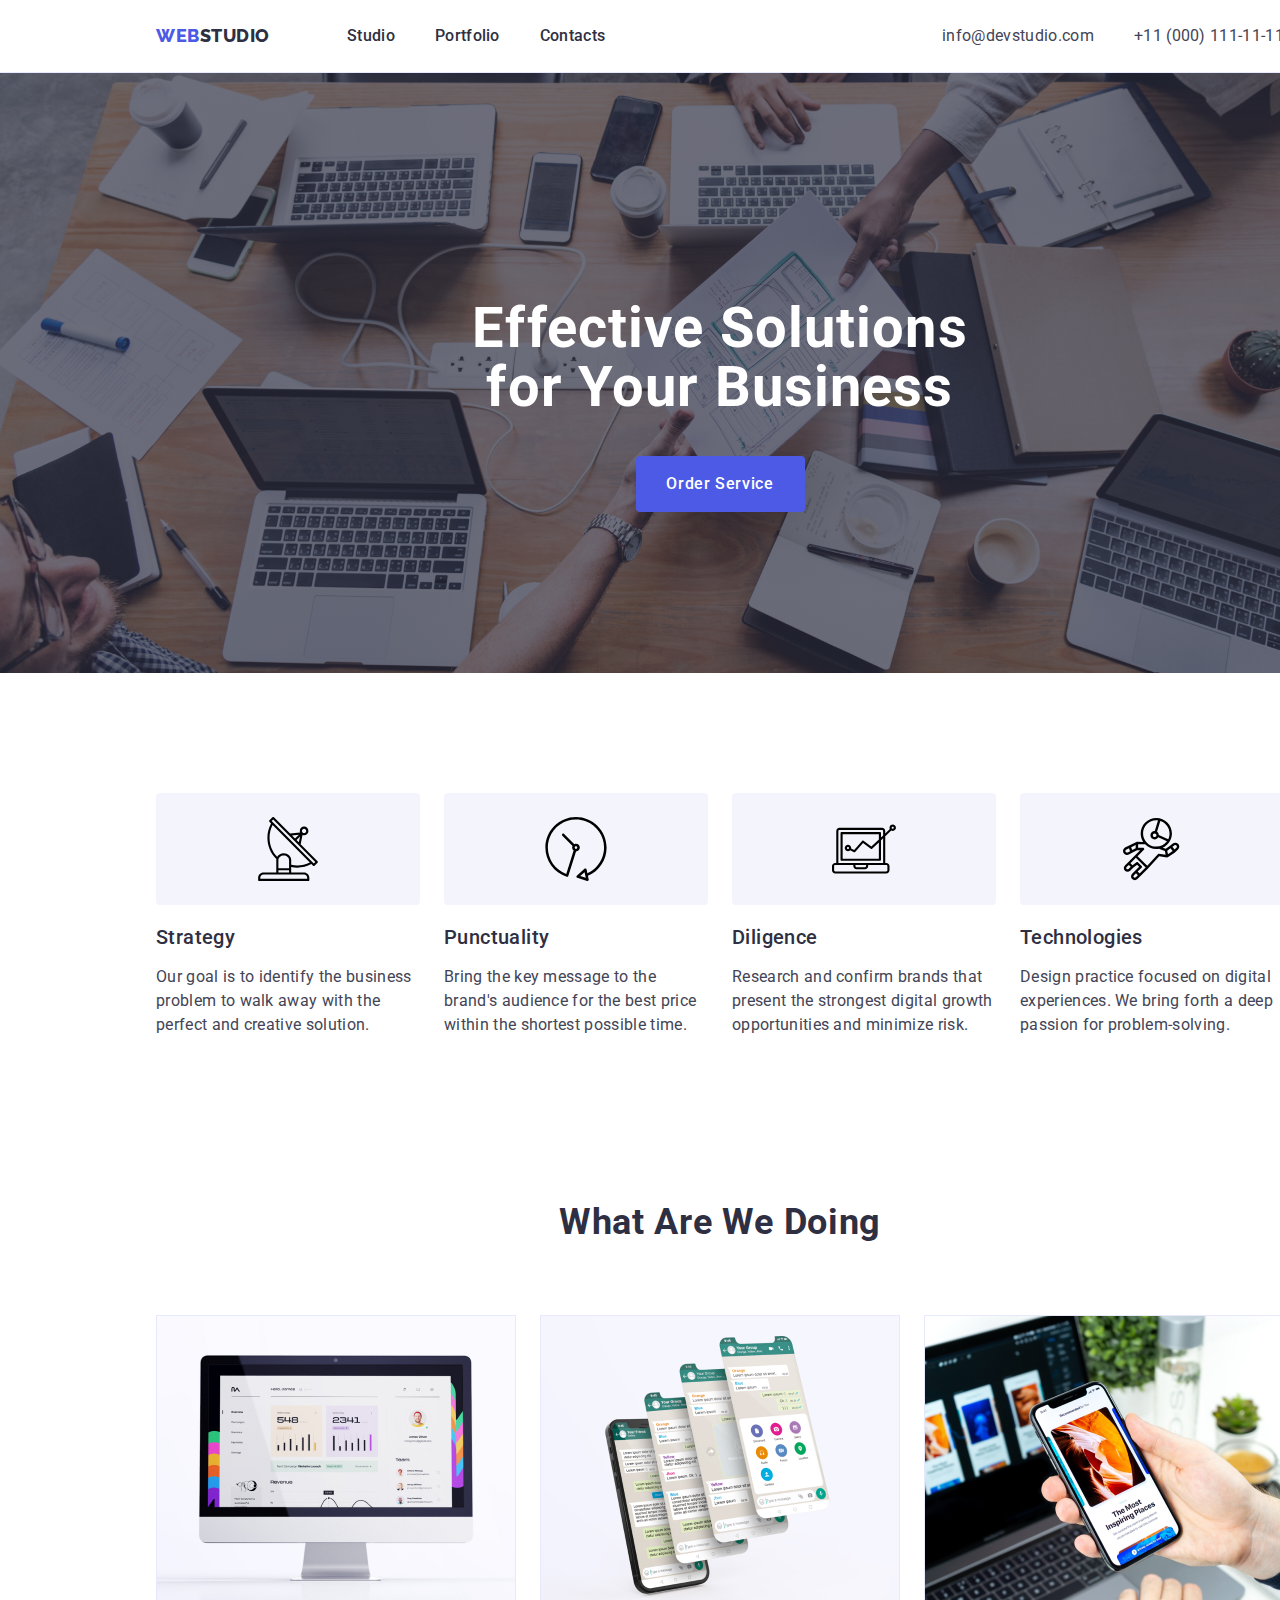
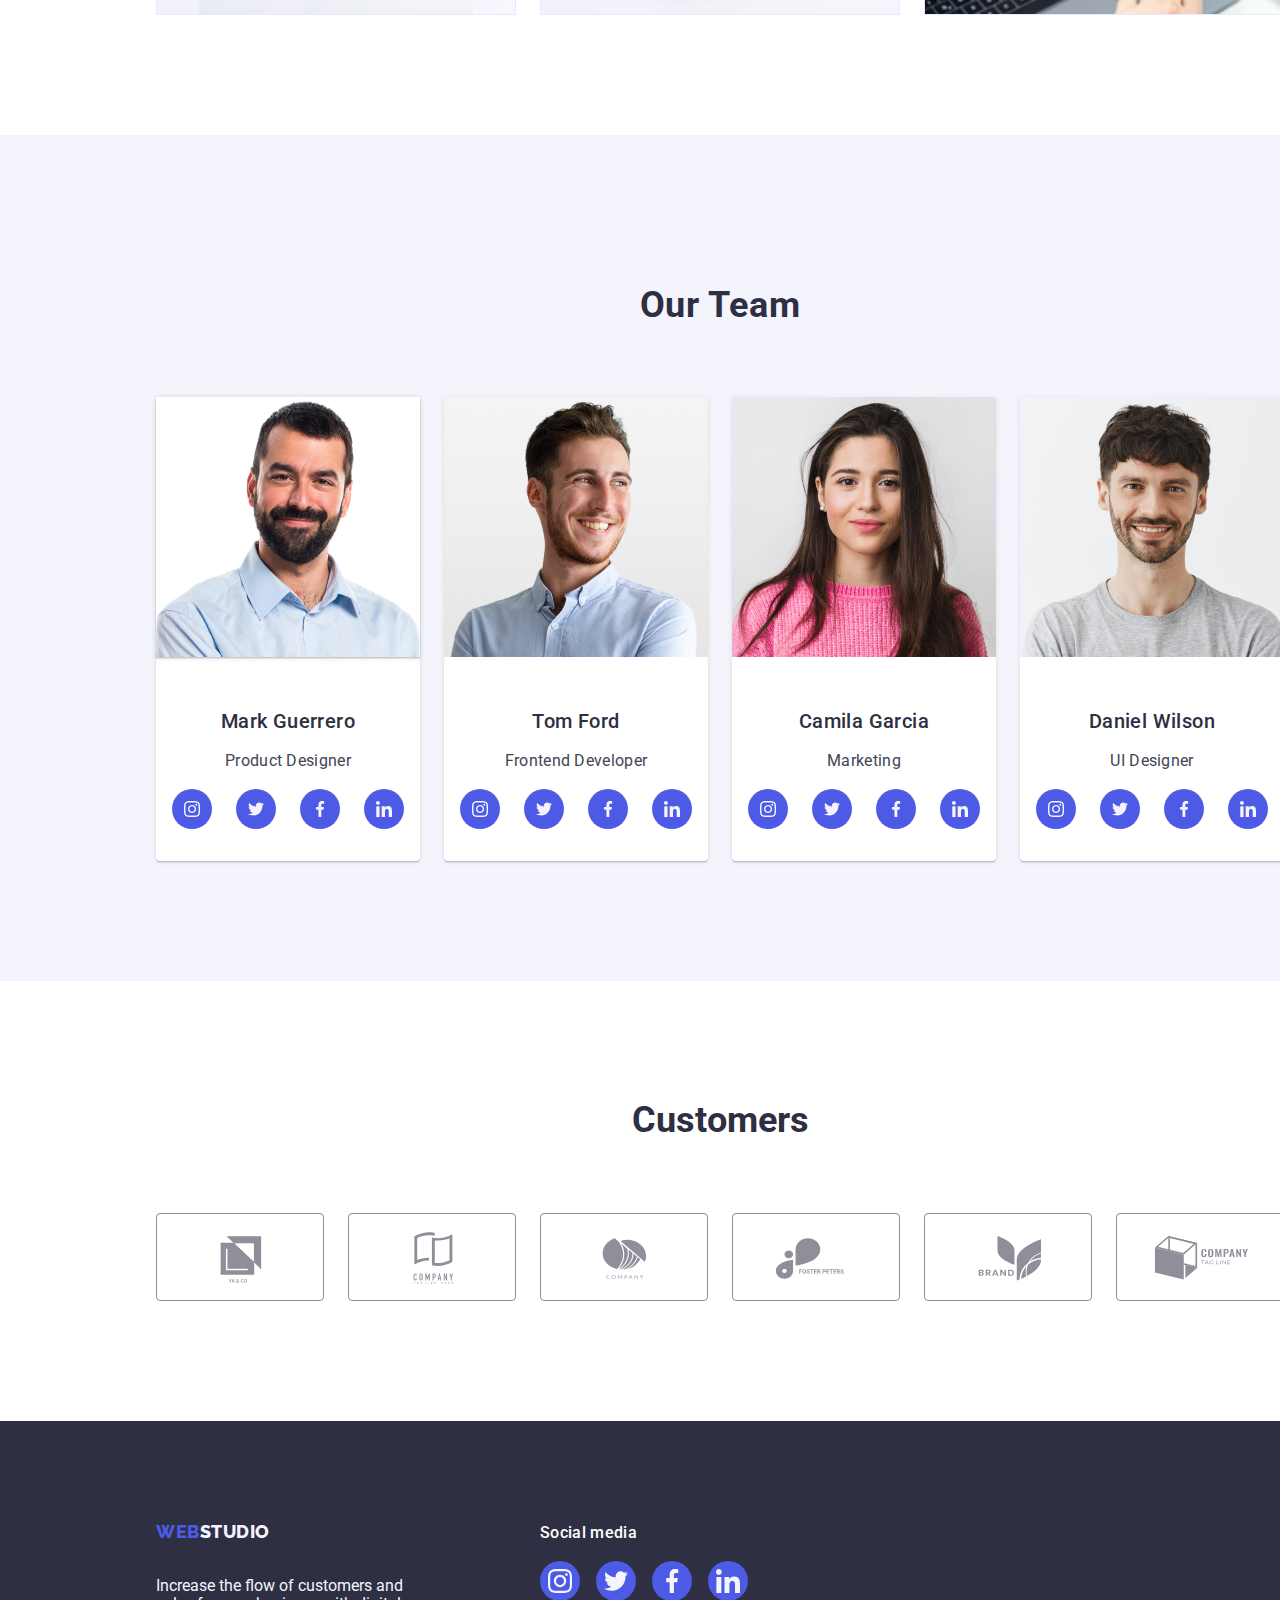
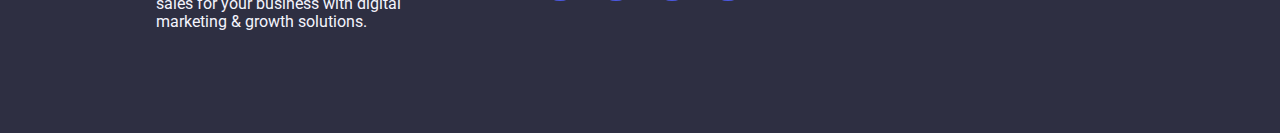
<file: index.html>
<!DOCTYPE html>
<html lang="en">
<head>
    <meta charset="UTF-8">
    <meta http-equiv="X-UA-Compatible" content="IE=edge">
    <meta name="viewport" content="width=device-width, initial-scale=1.0">
    <title>Document</title>
    <link rel="stylesheet" href="./css/modern-normalize.min.css">
    <link rel="stylesheet" href="./css/style.css">
    

    <link rel="preconnect" href="https://fonts.googleapis.com">
    <link rel="preconnect" href="https://fonts.gstatic.com" crossorigin>
    <link href="https://fonts.googleapis.com/css2?family=Roboto:wght@400;500;700;900&display=swap" rel="stylesheet">
    <link rel="preconnect" href="https://fonts.googleapis.com">
    <link rel="preconnect" href="https://fonts.gstatic.com" crossorigin>
    <link href="https://fonts.googleapis.com/css2?family=Raleway:wght@800&family=Roboto:wght@400;500;700;900&display=swap" rel="stylesheet">
</head>
<body class="index-body">
    <header class="header-index">
        <div class="header-div container"> 
            <nav class="index-header-nav">
                <a href="./index.html" class="logo link">Web<span class="logo-span">Studio</span></a>
                <ul class="list header-nav-list">
                    <li class="header-list-one"><a href="./index.html" class="link header-list">Studio</a></li>
                    <li class="header-list-one"><a href="./portfolio.html" class="link header-list">Portfolio</a></li>
                    <li class="header-list-one"><a href="" class="link header-list">Contacts</a></li>
                </ul>
            </nav>
            <address class="header-adress">
                <ul class="list header-address-list">
                    <li class="adress-one link"><a href="mailto:info@devstudio.com" class="address-list link" >info@devstudio.com</a></li>
                    <li class="adress-one link"><a href="tel:+110001111111" class="address-list link">+11 (000) 111-11-11</a></li>
                </ul>
            </address>
        </div> 
    </header>
    <main>
        <section class="section">
            <div class="container">
                <h1 class="section-h">Effective Solutions for Your Business</h1>
                <button type="button" class="section-button">Order Service</button>
            </div>
        </section>
        <section class="sec-two">
            <div class="container">
                <h2 hidden class="visually-hidden">features</h2>
                    <ul class="list sec-two-list">
                        <li class="sec-two-list-li">
                            <div class="section-two-idnex-div">
                                    <svg class="logo-sec-one-index" width="64" height="64">
                                        <use href="./images/icons.svg#icon-Vector-1" class="logo-sec-1-index"></use>
                                    </svg>
                            </div>
                                <h3 class="section-two-list-h">Strategy</h3>
                                <p class="section-two-list-p">Our goal is to identify the business
                                problem to walk away with the perfect and creative solution.</p>
                        </li>
                        <li class="sec-two-list-li">
                            <div class="section-two-idnex-div">
                                    <svg class="logo-sec-one-index" width="64" height="64">
                                        <use href="./images/icons.svg#icon-Vector-2" class="logo-sec-1-index"></use>
                                    </svg>
                            </div>
                                <h3 class="section-two-list-h">Punctuality</h3>
                                <p class="section-two-list-p">Bring the key message to the brand's audience for the best price within the shortest possible time.</p>
                        </li>
                        <li class="sec-two-list-li">
                            <div class="section-two-idnex-div">
                                    <svg class="logo-sec-one-index" width="64" height="64">
                                        <use href="./images/icons.svg#icon-Vector-3" class="logo-sec-1-index"></use>
                                    </svg>
                            </div>
                                <h3 class="section-two-list-h">Diligence</h3>
                                <p class="section-two-list-p">Research and confirm brands that present the strongest digital growth opportunities and minimize risk.</p>
                        </li>
                        <li class="sec-two-list-li">
                            <div class="section-two-idnex-div">       
                                    <svg class="logo-sec-one-index" width="64" height="64">
                                        <use href="./images/icons.svg#icon-Vector-4" class="logo-sec-1-index"></use>
                                    </svg>
                            </div>
                                <h3 class="section-two-list-h">Technologies</h3>
                                <p class="section-two-list-p">Design practice focused on digital experiences. We bring forth a deep passion for problem-solving.</p>
                        </li>
                    </ul>
            </div>
        </section>
        <section class="sec-three">
            <div class="container">
                <h2 class="section-three-h">What are we doing</h2>
                <ul class="list sec-three-list">
                    <li class="sec-three-list-li"><img src="./images/image1.jpg" alt="Pc" width = 360></li>
                    <li class="sec-three-list-li"><img src="./images/image2.jpg" alt="Mail" width = 360></li>
                    <li class="sec-three-list-li"><img src="./images/image3.jpg" alt="Web" width = 360></li>
                </ul>
            </div>
        </section>
        <section class="section-four">
            <div class="container">
            <h2 class="section-three hhhh">Our Team</h2>
                <ul class="list sec-four-list">
                    <li class="section-fout-list-one">
                        <img src="./images/Mark.jpg" class="mark" alt="Mark" width = 264>
                        <div class="sec-four-worker">
                            <h3 class="section-two-list-h section-four-list-h-three">Mark Guerrero</h3>
                            <p class="section-two-list-p section-four-list-p">Product Designer</p>
                            <ul class="sec-four-sn-list">
                                <li class="sec-four-worker-sn-li">
                                    <a href="" rel="noreferrer noopener" class="sec-four-worker-sn-a" target="_blank">
                                        <svg class="logo-sec-four-index" width="16" height="16">
                                            <use href="./images/social-networks.svg#icon-instagram-2"></use>
                                        </svg>
                                    </a>
                                </li>
                                <li class="sec-four-worker-sn-li">
                                    <a href="" rel="noreferrer noopener" class="sec-four-worker-sn-a" target="_blank">
                                        <svg class="logo-sec-four-index" width="16" height="16">
                                            <use href="./images/social-networks.svg#icon-twitter-1"></use>
                                        </svg>
                                    </a>
                                </li>
                                <li class="sec-four-worker-sn-li">
                                    <a href="" rel="noreferrer noopener" class="sec-four-worker-sn-a" target="_blank">
                                        <svg class="logo-sec-four-index" width="16" height="16">
                                            <use href="./images/social-networks.svg#icon-facebook-1"></use>
                                        </svg>
                                    </a>
                                </li>
                                <li class="sec-four-worker-sn-li">
                                    <a href="" rel="noreferrer noopener" class="sec-four-worker-sn-a" target="_blank">
                                        <svg class="logo-sec-four-index" width="16" height="16">
                                            <use href="./images/social-networks.svg#icon-linkedin-1"></use>
                                        </svg>
                                    </a>
                                </li>
                            </ul>
                        </div>
                    </li>
                    <li class="section-fout-list-one">
                        <img src="./images/Tom.jpg" alt="Tom" width = 264>
                        <div class="sec-four-worker">
                            <h3 class="section-two-list-h section-four-list-h-three">Tom Ford</h3>
                            <p class="section-two-list-p section-four-list-p">Frontend Developer</p>
                            <ul class="sec-four-sn-list">
                                <li class="sec-four-worker-sn-li">
                                    <a href="" rel="noreferrer noopener" class="sec-four-worker-sn-a" target="_blank">
                                        <svg class="logo-sec-four-index" width="16" height="16">
                                            <use href="./images/social-networks.svg#icon-instagram-2"></use>
                                        </svg>
                                    </a>
                                </li>
                                <li class="sec-four-worker-sn-li">
                                    <a href="" rel="noreferrer noopener" class="sec-four-worker-sn-a" target="_blank">
                                        <svg class="logo-sec-four-index" width="16" height="16">
                                            <use href="./images/social-networks.svg#icon-twitter-1"></use>
                                        </svg>
                                    </a>
                                </li>
                                <li class="sec-four-worker-sn-li">
                                    <a href="" rel="noreferrer noopener" class="sec-four-worker-sn-a" target="_blank">
                                        <svg class="logo-sec-four-index" width="16" height="16">
                                            <use href="./images/social-networks.svg#icon-facebook-1"></use>
                                        </svg>
                                    </a>
                                </li>
                                <li class="sec-four-worker-sn-li">
                                    <a href="" rel="noreferrer noopener" class="sec-four-worker-sn-a" target="_blank">
                                        <svg class="logo-sec-four-index" width="16" height="16">
                                            <use href="./images/social-networks.svg#icon-linkedin-1"></use>
                                        </svg>
                                    </a>
                                </li>
                            </ul>
                        </div>
                    </li>
                    <li class="section-fout-list-one">
                        <img src="./images/Camilla.jpg" alt="Camilla" width = 264>
                        <div class="sec-four-worker">
                            <h3 class="section-two-list-h section-four-list-h-three">Camila Garcia</h3>
                            <p class="section-two-list-p section-four-list-p">Marketing</p>
                            <ul class="sec-four-sn-list">
                                <li class="sec-four-worker-sn-li">
                                    <a href="" rel="noreferrer noopener" class="sec-four-worker-sn-a" target="_blank">
                                        <svg class="logo-sec-four-index" width="16" height="16">
                                            <use href="./images/social-networks.svg#icon-instagram-2"></use>
                                        </svg>
                                    </a>
                                </li>
                                <li class="sec-four-worker-sn-li">
                                    <a href="" rel="noreferrer noopener" class="sec-four-worker-sn-a" target="_blank">
                                        <svg class="logo-sec-four-index" width="16" height="16">
                                            <use href="./images/social-networks.svg#icon-twitter-1"></use>
                                        </svg>
                                    </a>
                                </li>
                                <li class="sec-four-worker-sn-li">
                                    <a href="" rel="noreferrer noopener" class="sec-four-worker-sn-a" target="_blank">
                                        <svg class="logo-sec-four-index" width="16" height="16">
                                            <use href="./images/social-networks.svg#icon-facebook-1"></use>
                                        </svg>
                                    </a>
                                </li>
                                <li class="sec-four-worker-sn-li">
                                    <a href="" rel="noreferrer noopener" class="sec-four-worker-sn-a" target="_blank">
                                        <svg class="logo-sec-four-index" width="16" height="16">
                                            <use href="./images/social-networks.svg#icon-linkedin-1"></use>
                                        </svg>
                                    </a>
                                </li>
                            </ul>
                        </div>
                    </li>
                    <li class="section-fout-list-one">
                        <img src="./images/Daniel.jpg" alt="Daniel" width = 264>
                        <div class="sec-four-worker">
                            <h3 class="section-two-list-h section-four-list-h-three">Daniel Wilson</h3>
                            <p class="section-two-list-p section-four-list-p">UI Designer</p>
                            <ul class="sec-four-sn-list">
                                <li class="sec-four-worker-sn-li">
                                    <a href="" rel="noreferrer noopener" class="sec-four-worker-sn-a" target="_blank">
                                        <svg class="logo-sec-four-index" width="16" height="16">
                                            <use href="./images/social-networks.svg#icon-instagram-2"></use>
                                        </svg>
                                    </a>
                                </li>
                                <li class="sec-four-worker-sn-li">
                                    <a href="" rel="noreferrer noopener" class="sec-four-worker-sn-a" target="_blank">
                                        <svg class="logo-sec-four-index" width="16" height="16">
                                            <use href="./images/social-networks.svg#icon-twitter-1"></use>
                                        </svg>
                                    </a>
                                </li>
                                <li class="sec-four-worker-sn-li">
                                    <a href="" rel="noreferrer noopener" class="sec-four-worker-sn-a" target="_blank">
                                        <svg class="logo-sec-four-index" width="16" height="16">
                                            <use href="./images/social-networks.svg#icon-facebook-1"></use>
                                        </svg>
                                    </a>
                                </li>
                                <li class="sec-four-worker-sn-li">
                                    <a href="" rel="noreferrer noopener" class="sec-four-worker-sn-a" target="_blank">
                                        <svg class="logo-sec-four-index" width="16" height="16">
                                            <use href="./images/social-networks.svg#icon-linkedin-1"></use>
                                        </svg>
                                    </a>
                                </li>
                            </ul>
                        </div>
                    </li>
                </ul>
            </div>
        </section>
        <section class="index-main-customers">
            <div class="container">
                <h2 class="cutomers-h">Customers</h2>
                <ul class="index-main-customers-list">
                    <li class="index-main-customers-list-li">
                        <a href="" rel="noreferrer noopener" class="index-main-customers-list-li-a">
                            <svg class="index-main-customers-list-li-a-svg" width="104" height="56">
                                <use href="./images/sec-5-logo.svg#icon-Logo"></use>
                            </svg>
                        </a>
                    </li>
                    <li class="index-main-customers-list-li">
                        <a href="" rel="noreferrer noopener" class="index-main-customers-list-li-a">
                            <svg class="index-main-customers-list-li-a-svg" width="104" height="56">
                                <use href="./images/sec-5-logo.svg#icon-Logo-1"></use>
                            </svg>
                        </a>
                    </li>
                    <li class="index-main-customers-list-li">
                        <a href="" rel="noreferrer noopener" class="index-main-customers-list-li-a">
                            <svg class="index-main-customers-list-li-a-svg" width="104" height="56">
                                <use href="./images/sec-5-logo.svg#icon-Logo-2"></use>
                            </svg>
                        </a>
                    </li>
                    <li class="index-main-customers-list-li">
                        <a href="" rel="noreferrer noopener" class="index-main-customers-list-li-a">
                            <svg class="index-main-customers-list-li-a-svg" width="104" height="56">
                                <use href="./images/sec-5-logo.svg#icon-Logo-3"></use>
                            </svg>
                        </a>
                    </li>
                    <li class="index-main-customers-list-li">
                        <a href="" rel="noreferrer noopener" class="index-main-customers-list-li-a">
                            <svg class="index-main-customers-list-li-a-svg" width="104" height="56">
                                <use href="./images/sec-5-logo.svg#icon-Logo-4"></use>
                            </svg>
                        </a>
                    </li>
                    <li class="index-main-customers-list-li">
                        <a href="" rel="noreferrer noopener" class="index-main-customers-list-li-a">
                            <svg class="index-main-customers-list-li-a-svg" width="104" height="56">
                                <use href="./images/sec-5-logo.svg#icon-Logo-5"></use>
                            </svg>
                        </a>
                    </li>
                </ul>
            </div>
        </section>
    </main>
    <footer class="index-footer">
        <div class="container index-footer-div">
            <div class="index-footer-logo">
                <a href="./index.html" class="logo link one-footer-index">Web<span class="logo-span-two">Studio</span></a>
                <p class="footer-p">Increase the flow of customers and sales for your business with digital marketing & growth solutions.</p>
            </div>
            <div class="index-footer-sn">
                <p class="index-footer-sn-p">Social media</p>
                <ul class="index-footer-sn-list list">
                    <li class="index-footer-sn-list-li">
                        <a href="" rel="noreferrer noopener" class="index-footer-list-li-a">
                            <svg class="index-footer-sn-list-li-svg" width="24" height="24">
                                <use href="./images/social-networks.svg#icon-instagram-2"></use>
                            </svg>
                        </a>
                    </li>
                    <li class="index-footer-sn-list-li">
                        <a href="" rel="noreferrer noopener" class="index-footer-list-li-a">
                            <svg class="index-footer-sn-list-li-svg" width="24" height="24">
                                <use href="./images/social-networks.svg#icon-twitter-1"></use>
                            </svg>
                        </a>
                    </li>
                    <li class="index-footer-sn-list-li">
                        <a href="" rel="noreferrer noopener" class="index-footer-list-li-a">
                            <svg class="index-footer-sn-list-li-svg" width="24" height="24">
                                <use href="./images/social-networks.svg#icon-facebook-1"></use>
                            </svg>
                        </a>
                    </li>
                    <li class="index-footer-sn-list-li">
                        <a href="" rel="noreferrer noopener" class="index-footer-list-li-a">
                            <svg class="index-footer-sn-list-li-svg" width="24" height="24">
                                <use href="./images/social-networks.svg#icon-linkedin-1"></use>
                            </svg>
                        </a>
                    </li>
                </ul>
            </div>
        </div>
    </footer>
</body>
</html>
</file>
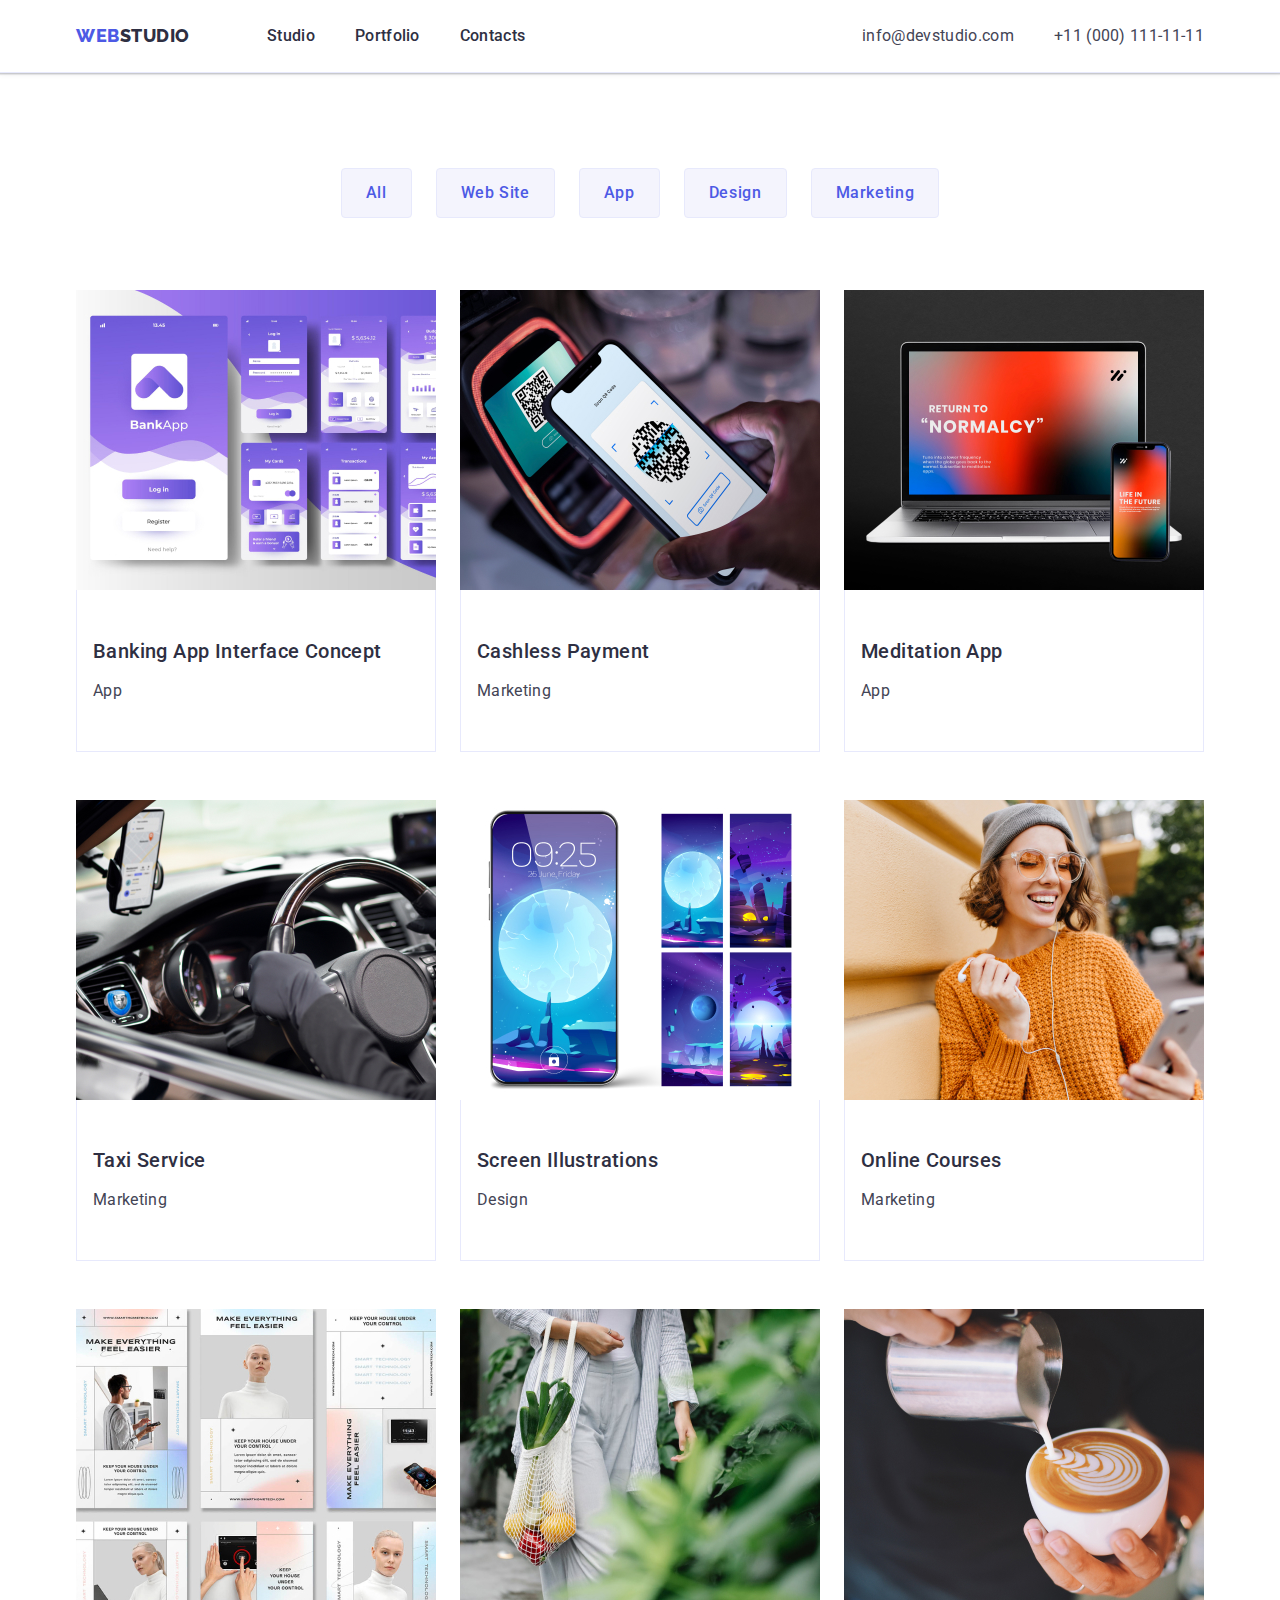
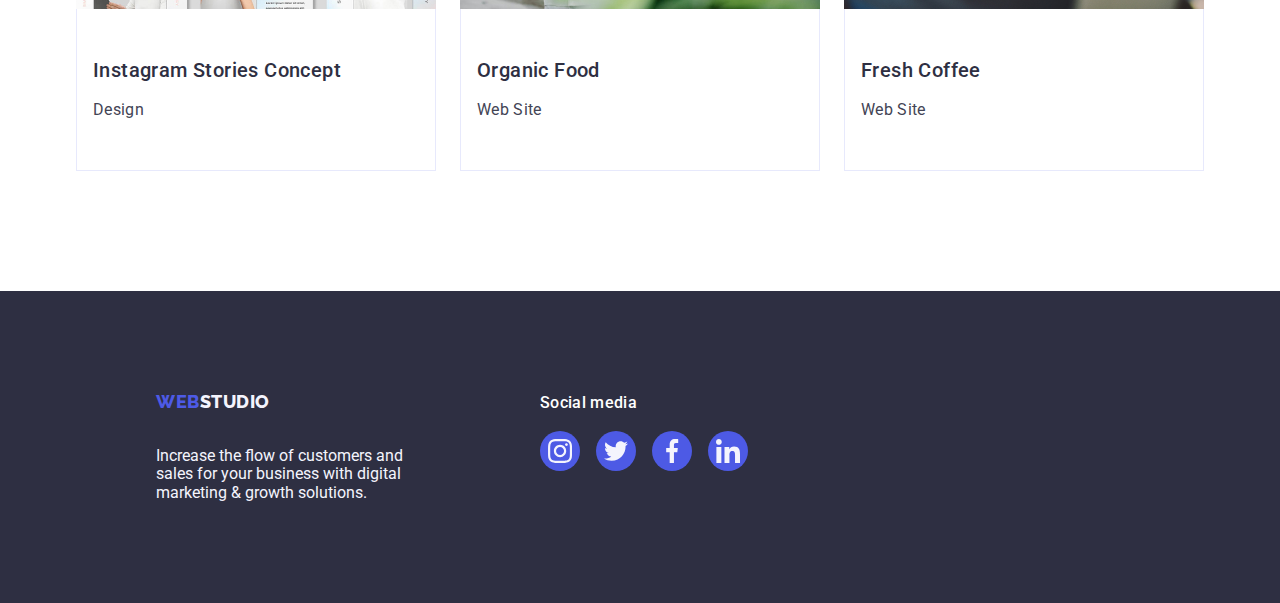
<file: portfolio.html>
<!DOCTYPE html>
<html lang="en">
<head>
    <meta charset="UTF-8">
    <meta http-equiv="X-UA-Compatible" content="IE=edge">
    <meta name="viewport" content="width=device-width, initial-scale=1.0">
    <title>Document</title>
    <link rel="stylesheet" href="./css/modern-normalize.min.css">
    <link rel="stylesheet" href="./css/style.css">
    
    <link rel="preconnect" href="https://fonts.googleapis.com">
    <link rel="preconnect" href="https://fonts.gstatic.com" crossorigin>
    <link href="https://fonts.googleapis.com/css2?family=Roboto:wght@400;500;700;900&display=swap" rel="stylesheet">
    <link rel="preconnect" href="https://fonts.googleapis.com">
    <link rel="preconnect" href="https://fonts.gstatic.com" crossorigin>
    <link href="https://fonts.googleapis.com/css2?family=Raleway:wght@800&family=Roboto:wght@400;500;700;900&display=swap" rel="stylesheet">
</head>
<body>
    <header class="header-index">
        <div class="header-div container"> 
            <nav class="index-header-nav">
                <a href="./index.html" class="logo link">Web<span class="logo-span">Studio</span></a>
                <ul class="list header-nav-list">
                    <li class="header-list-one"><a href="./index.html" class="link header-list">Studio</a></li>
                    <li class="header-list-one"><a href="./portfolio.html" class="link header-list">Portfolio</a></li>
                    <li class="header-list-one"><a href="" class="link header-list">Contacts</a></li>
                </ul>
            </nav>
            <address class="header-adress">
                <ul class="list header-address-list">
                    <li class="adress-one link"><a href="mailto:info@devstudio.com" class="address-list link" >info@devstudio.com</a></li>
                    <li class="adress-one link"><a href="tel:+110001111111" class="address-list link">+11 (000) 111-11-11</a></li>
                </ul>
            </address>
        </div> 
    </header>
    <main>
        <section class="portfolio-main-sec">
            <div class="container">
                <h1 class="h1-section visually-hidden">All</h1>
                <ul class="section-one-button-list list">   
                    <li><button type="button" class="sec-one-btn-one">All</button></li>
                    <li><button type="button" class="sec-one-btn-one">Web Site</button></li>
                    <li><button type="button" class="sec-one-btn-one">App</button></li>
                    <li><button type="button" class="sec-one-btn-one">Design</button></li>
                    <li><button type="button" class="sec-one-btn-one">Marketing</button></li>
                </ul>
                <ul class="list portfolio-list-two">
                    <li class="portfolio-list-two-li">
                        <a href="" class="link portfolio-footer-list-li-a">
                            <img src="./images/banking-app.jpg" alt="banking-app" width="360">
                            <div class="portfolio-a-list-two">
                                <h2 class="sec-h">Banking App Interface Concept</h2>
                                <p class="sec-p">App</p>
                            </div>
                        </a>
                    </li>
                    <li class="portfolio-list-two-li">
                        <a href="" class="link portfolio-footer-list-li-a">
                            <img src="./images/cashless-payment.jpg" alt="cashless-payment" width="360">
                            <div class="portfolio-a-list-two">
                                <h2 class="sec-h">Cashless Payment</h2>
                                <p class="sec-p">Marketing</p>
                            </div>
                        </a>
                    </li>
                    <li class="portfolio-list-two-li">
                        <a href="" class="link portfolio-footer-list-li-a">
                            <img src="./images/meditation-app.jpg" alt="meditation-app" width="360">
                            <div class="portfolio-a-list-two">
                                <h2 class="sec-h">Meditation App</h2>
                                <p class="sec-p">App</p>
                            </div>
                        </a>
                    </li>
                    <li class="portfolio-list-two-li">
                        <a href="" class="link portfolio-footer-list-li-a">
                            <img src="./images/taxi-service.jpg" alt="taxi-service" width="360">
                            <div class="portfolio-a-list-two">
                                <h2 class="sec-h">Taxi Service</h2>
                                <p class="sec-p">Marketing</p>
                            </div>
                        </a>
                    </li>
                    <li class="portfolio-list-two-li">
                        <a href="" class="link portfolio-footer-list-li-a">
                            <img src="./images/screen-illustrations.jpg" alt="screen-illustrations" width="360">
                            <div class="portfolio-a-list-two">
                                <h2 class="sec-h">Screen Illustrations</h2>
                                <p class="sec-p">Design</p>
                            </div>
                        </a>
                    </li>
                    <li class="portfolio-list-two-li">
                        <a href="" class="link portfolio-footer-list-li-a">
                            <img src="./images/online-courses.jpg" alt="online-courses" width="360">
                            <div class="portfolio-a-list-two">
                                <h2 class="sec-h">Online Courses</h2>
                                <p class="sec-p">Marketing</p>
                            </div>
                        </a>
                    </li>
                    <li class="portfolio-list-two-li">
                        <a href="" class="link portfolio-footer-list-li-a">
                            <img src="./images/instagram-stories.jpg" alt="Instagram-Stories-Concept" width="360">
                            <div class="portfolio-a-list-two">
                                <h2 class="sec-h">Instagram Stories Concept</h2>
                                <p class="sec-p">Design</p>
                            </div>
                        </a>
                    </li>
                    <li class="portfolio-list-two-li">
                        <a href="" class="link portfolio-footer-list-li-a">
                            <img src="./images/prganic-food.jpg" alt="organic-food" width="360">
                            <div class="portfolio-a-list-two">
                                <h2 class="sec-h">Organic Food</h2>
                                <p class="sec-p">Web Site</p>
                            </div>
                        </a>
                    </li>
                    <li class="portfolio-list-two-li">
                        <a href="" class="link portfolio-footer-list-li-a">
                            <img src="./images/fresh-coffe.jpg" alt="fresh-coffe" width="360">
                            <div class="portfolio-a-list-two">
                                <h2 class="sec-h">Fresh Coffee</h2>
                                <p class="sec-p">Web Site</p>
                            </div>
                        </a>
                    </li>
                </ul>
            </div>
        </section>
    </main>
    <footer class="index-footer">
        <div class="container index-footer-div">
            <div class="index-footer-logo">
                <a href="./index.html" class="logo link one-footer-index">Web<span class="logo-span-two">Studio</span></a>
                <p class="footer-p">Increase the flow of customers and sales for your business with digital marketing & growth solutions.</p>
            </div>
            <div class="index-footer-sn">
                <p class="index-footer-sn-p">Social media</p>
                <ul class="index-footer-sn-list list">
                    <li class="index-footer-sn-list-li">
                        <a href="" rel="noreferrer noopener" class="index-footer-list-li-a">
                            <svg class="index-footer-sn-list-li-svg" width="24" height="24">
                                <use href="./images/social-networks.svg#icon-instagram-2"></use>
                            </svg>
                        </a>
                    </li>
                    <li class="index-footer-sn-list-li">
                        <a href="" rel="noreferrer noopener" class="index-footer-list-li-a">
                            <svg class="index-footer-sn-list-li-svg" width="24" height="24">
                                <use href="./images/social-networks.svg#icon-twitter-1"></use>
                            </svg>
                        </a>
                    </li>
                    <li class="index-footer-sn-list-li">
                        <a href="" rel="noreferrer noopener" class="index-footer-list-li-a">
                            <svg class="index-footer-sn-list-li-svg" width="24" height="24">
                                <use href="./images/social-networks.svg#icon-facebook-1"></use>
                            </svg>
                        </a>
                    </li>
                    <li class="index-footer-sn-list-li">
                        <a href="" rel="noreferrer noopener" class="index-footer-list-li-a">
                            <svg class="index-footer-sn-list-li-svg" width="24" height="24">
                                <use href="./images/social-networks.svg#icon-linkedin-1"></use>
                            </svg>
                        </a>
                    </li>
                </ul>
            </div>
        </div>
    </footer>
</body>
</html>
</file>
<file: css/style.css>
.h1-section{
    visibility: hidden;
}
.index-body{
    width: 1440px;
    height: 3200px;

    background: #FFFFFF;
}

body{
    font-family: 'Roboto', sans-serif;
    color: #434455;
    background-color: #FFFFFF;
    margin: 0 auto;
}
.photo-list{
    display: flex;
    flex-wrap: wrap;
    column-gap: 24px;
    row-gap: 48px;
}
.photo-list [h3]{
    font-style: normal;
    font-weight: 500;
    font-size: 20px;
}
.photo-list [p]{
    font-style: normal;
    font-weight: 400;
    font-size: 16px;
}

.sec1-btn2{
    width: 116px;
    height: 48px;
    background: #F4F4FD;
    border: 1px solid #E7E9FC;
    border-radius: 4px;
}

.sec-one-btn-one{
    font-family: 'Roboto', sans-serif;
    font-weight: 500;
    font-size: 16px;
    line-height: 1.5;
    letter-spacing: 0.04em;
    color: #4d5ae5;
    cursor: pointer;
    background-color: #F4F4FD;

    padding: 12px 24px;
    border: 1px solid #e7e9fc;
    border-radius: 4px;
}
.logo-sec-1-index{
    width: 60px;
    height: 64px;
    margin-left: 102px;
    margin-top: 24px;
}
.sec1-btn3{
    background: #F4F4FD;
    border: 1px solid #E7E9FC;
    border-radius: 4px;
    width: 78px;
    height: 48px;
}
.sec1-btn4{
    width: 101px;
    height: 48px;
    background: #F4F4FD;

    border: 1px solid #E7E9FC;
    border-radius: 4px;
}
.sec1-btn5{
    width: 126px;
    height: 48px;
    background: #F4F4FD;

    border: 1px solid #E7E9FC;
    border-radius: 4px;
}
.sec-one-btn-one:hover,
.sec-one-btn-one:focus{
    color: #FFFFFF;
    background-color: #404BBF;
    border: 1px solid transparent;
    border: 1px solid transparent;
    box-shadow: 0px 3px 1px rgba(0, 0, 0, 0.1), 0px 2px 1px rgba(0, 0, 0, 0.08), 0px 2px 2px rgba(0, 0, 0, 0.12);
}
.sec1-btn2:hover{
    background-color: #404BBF;
}
.sec1-btn3:hover{
    background-color: #404BBF;
}
.sec1-btn4:hover{
    background-color: #404BBF;
}
.sec1-btn5:hover{
    background-color: #404BBF;
}
.mail{
    font-family: 'Roboto';
    font-style: normal;
    font-weight: 400;
    font-size: 16px;
    line-height: 24px;
    letter-spacing: 0.02em;
    color: #434455;
}
.mail:hover,
.mail:focus{
    color: #404BBF;
}

.logo{
    font-family: 'Raleway', sans-serif;
    font-weight: 800;
    font-size: 18px;
    line-height: 1.17;
    letter-spacing: 0.03em;
    text-transform: uppercase;
    color: #4d5ae5;

    display: flex;
    flex-direction: row;
    align-items: center;
    padding: 0px;
    margin-right: 76px;
    width: 115px;
    height: 24px;
    left: 156px;
    top: 24px;
}

.link{
    text-decoration: none;
}

.logo-span{
    color: #2e2f42;
}

.list{
    list-style: none;
    margin: 0;
    padding: 0;
}

.header-list-one{
    font-weight: 500;
    letter-spacing: 0.02em;
    font-size: 16px;
    line-height: 1.5;
    font-size: 16px;
}
.header-index{
    box-shadow: 0px 2px 1px  rgba(46, 47, 66, 0.08), 0px 1px 1px rgba(46, 47, 66, 0.16), 0px 1px 6px rgba(46, 47, 66, 0.08); 
}


.header-list:focus,
.header-list:hover{
    color: #404bbf;
}

.header-adress{
    font-style: normal;
    margin-left: auto;
}
.header-address-list{
    display: flex;
    gap: 40px;
}

.header-list{
    font-weight: 500;
    font-size: 16px;
    line-height: 1.5;
    letter-spacing: 0.02em;
    color: #2e2f42;
    padding: 24px 0;
    display: block;
}
.adress-one{
    line-height: 1.5;
    letter-spacing: 0.02em;
}

.address-list{
    letter-spacing: 0.02em;
    font-size: 16px;
    line-height: 1.5;
    color: #434455;
    padding-bottom: 24px;
    padding-top: 24px;
    display: block;
}

.index-sec-one-a{
    background: #F4F4FD;
    border-radius: 4px;
    width: 264px;
    height: 112px;
    display: flex;
    justify-content: flex-start;
}
.address-list:hover,
.address-list:focus{
    color: #404bbf;
}
.section{
    background-image: linear-gradient(rgba(46, 47, 66, 0.7), rgba(46, 47, 66, 0.7)), url(../images/people-office-1.jpg);
    max-width: 1440px;
    height: 600px;
    left: 0px;
    top: 72px;
    padding: 188px 0;
    background-repeat: no-repeat;
    background-position: center;
    background-size: cover;
}
.section-h{
    font-size: 56px;
    line-height: 1.07;
    text-align: center;
    letter-spacing: 0.02em;
    color: #ffffff;
    max-width: 496px;
    margin-left: auto;
    margin-right: auto;
}
.section-button{
    background-color: #4D5AE5;
    font-family: 'Roboto', sans-serif;
    font-weight: 500;
    font-size: 16px;
    line-height: 1.5;
    letter-spacing: 0.04em;
    color: #ffffff;
    
    display: block;
    min-width: 169px;
    height: 56px;
    border: none;
    border-radius: 4px;
    cursor: pointer;
    margin-left: auto;
    margin-right: auto;
}
.section-button:hover,
.section-button:focus{
    background-color: #404BBF;
    cursor: pointer;
}
.section-two-idnex-div{
    display: flex;
    align-items: center;
    justify-content: center;
    height: 112px;
    background-color: #f4f4fd;
    border-radius: 4px;
    margin-bottom: 8px;
}
.section-two-list-h{
    font-weight: 500;
    font-size: 20px;
    line-height: 1.2;
    letter-spacing: 0.02em;
    color: #2e2f42;
    margin-bottom: 8px;
}
.section-two-list-p{
    line-height: 1.5;
    letter-spacing: 0.02em
}
.visually-hidden{
  width: 1px;
  height: 1px;
  margin: -1px;
  border: 0;
  padding: 0;
  white-space: nowrap;
  clip-path: inset(100%);
  clip: rect(0 0 0 0);
  overflow: hidden;
    
}
.section-three{
    font-family: 'Roboto';
    font-style: normal;
    font-weight: 700;
    font-size: 36px;
    line-height: 40px;
    color: #2E2F42;

    text-align: center;
    letter-spacing: 0.02em;
}
.section-three-h{
    font-size: 36px;
    line-height: 1.11;
    text-align: center;
    text-transform: capitalize;
    color: #2e2f42;
    margin-bottom: 72px;
}
.section-four{
    background-color: #F4F4FD;
}
.section-fout-list-one{
    background-color: #FFFFFF;
    box-shadow:0px 1px 6pxrgba(46, 47, 66, 0.08), 0px 1px 1pxrgba(46, 47, 66, 0.16), 0px 2px 1px rgba(46, 47, 66, 0.08);
}
.section-two-list-p{
    font-size: 16px;
    line-height: 1.5;
    letter-spacing: 0.02em;
}
.hhhh{
    letter-spacing: 0.02em;
    margin-bottom: 72px;
}
.index-footer{
    background-color: #2e2f42;
    padding: 100px 0;
    width: 1440px;
    height: 312px;
    margin: 0 auto;
}
.logo-span-two{
    color:#f4f4fd;
}
.address-two{
    font-style: normal;

}
.sec-h{
    font-weight: 500;
    font-size: 20px;
    line-height: 1.2;
    letter-spacing: 0.02em;
    color: #2e2f42;
    max-width: 496px;
    margin-bottom: 8px;
}
.sec-p{
    font-size: 16px;
    line-height: 1.5;
    letter-spacing: 0.02em;
    color: #434455;
}
.portfolio-footer{
    background-color: #2e2f42;
}
.header-index{
    border-bottom: 1px solid #E7E9FC;
    background: #FFFFFF;
}

img{
    display: block;
}
.header-div{
    width: 1440px;
    height: 72px;
    left: 0px;
    top: 0px;  
    box-sizing: border-box;
    display: flex;
}
.container{
    width: 1158px;
    margin: 0 auto;
    padding: 0 15px;
}
.sec-four-sn-list{
    display: flex;
    flex-direction: row;
    justify-content: center;
    align-items: center;
    padding: 0px;
    gap: 24px;
    width: 232px;
    height: 40px;
    list-style: none;
}
.sec-four-worker-sn-li{
    width: 40px;
    height: 40px;
}
.sec-four-worker-sn-a{
    background: #4D5AE5;
    border-radius: 50%;
    width: 100%;
    height: 100%;
    display: flex;
    justify-content: center;
    align-items: center;
}
.sec-four-worker-sn-a:hover,
.sec-four-worker-sn-a:focus{
    background-color: #404bbf;
}
.logo-sec-four-index{
    fill: #f4f4fd;
}
.logo-sec-one-index{
    margin: 0 auto;
}
.index-header-nav{
    display: flex;
    flex-direction: row;
    align-items: center;
}
.index-main-customers{

}
.cutomers-h{
    font-family: 'Roboto';
    font-style: normal;
    font-weight: 700;
    font-size: 36px;
    line-height: 1.11;
    color: #2E2F42;
    margin-bottom: 72px;
    margin-top: 0;
    display: flex;
    justify-content: center;
}
.header-nav-list{
    display: flex;
    padding: 24px 0;
    gap: 40px;
}
.index-main-customers{
    padding-top: 120px;
    padding-bottom: 120px;
}
.index-main-customers-list{
    width: 1128px;
    height: 88px;
    list-style: none;
    display: flex;
    gap: 24px;
    margin: 0;
    padding: 0;
}
.index-main-customers-list-li{
    width: 168px;
    height: 88px;
}
.index-main-customers-list-li-a{
    width: 100%;
    height: 100%;
    border: 1px solid #8e8f99;
    border-radius: 4px;
    display: flex;
    align-items: center;
    justify-content: center;
    color: #8e8f99;
}
.index-main-customers-list-li-a:hover{
    color: #404bbf;
    border-color: #404bbf;
}
.index-main-customers-list-li-a:focus{
    border-color: #404bbf;
    color: #404bbf;
}
.index-main-customers-list-li-a-svg{
    width: 104px;
    height: 56px;
    margin-left: 32px;
    margin-right: 32px;
    margin-top: 16px;
    margin-bottom: 16px;
    fill: currentColor;
}
.index-main-customers-list-li-a-svg:hover,
.index-main-customers-list-li-a-svg:focus
{
    fill: #404bbf;
}
.index-footer-div{
    display: flex;
    align-items: baseline;
}
.index-footer-logo{
    margin-right: 120px;
}
.index-footer-sn{
    margin: 0;
}
.index-footer-sn-p{
    font-family: 'Roboto';
    font-style: normal;
    font-weight: 500;
    font-size: 16px;
    line-height: 24px;
    color: #FFFFFF;
    letter-spacing: 0.02em;
    margin-bottom: 16px;
    margin-top: 0;
}
.index-footer-sn-list{
    width: 208px;
    height: 40px;
    display: flex;
    flex-direction: row;
    align-items: flex-start;
    padding: 0px;
    gap: 16px;
    margin: 0;
}
.index-footer-sn-list-li{
    width: 40px;
    height: 40px;
}
.index-footer-list-li-a{
    background: #4D5AE5;
    border-radius: 50%;
    width: 40px;
    height: 40px;
    display: flex;
    align-items: center;
    justify-content: center;
}
.index-footer-list-li-a:hover,
.index-footer-list-li-a:focus{
    background-color: #31d0aa;
}
.index-footer-sn-list-li-svg{
    width: 24px;
    height: 24px;
    fill: #f4f4fd;
}
.index-footer-sn-list-li-svg:hover,
.index-footer-sn-list-li-svg:focus{
    fill: #4d5ae5;
}

.sec-two{
    padding: 120px 0;
}
.sec-two-list{
    display: flex;
    gap: 24px;
}
.sec-two-list-li{
    flex-basis: calc((100% - 3 * 24px) / 4);
}
.sec-three{
    font-family: 'Roboto';
    font-style: normal;
    font-weight: 700;
    font-size: 36px;
    line-height: 40px;
    color: #2E2F42;

    text-align: center;
    letter-spacing: 0.02em;
    margin: 0;
    padding-bottom: 120px;
}
.sec-three-list{
    display: flex;
    gap: 24px;
}
.sec-three-list-li{
    flex-basis: calc((100% - 3 * 16px) / 3);
}
.sec-four-list{
    display: flex;
    gap: 24px;
}
.section-fout-list-one{
    border-radius: 0px 0px 4px 4px;
    flex-basis: calc((100% - 72px) / 4);
    box-shadow: 0px 1px 6px rgba(46, 47, 66, 0.08), 0px 1px 1px rgba(46, 47, 66, 0.16), 0px 2px 1px rgba(46, 47, 66, 0.08);
}
.sec-four-worker{
    padding: 32px 16px;
}
.section-four{
    padding: 120px 0;
}
.section-four-list-h-three{
    text-align: center;
    margin-bottom: 8px;
}
.section-four-list-p{
    text-align: center;
}
.one-footer-index{
    margin-bottom: 16px;
    display: inline-block;
}
.footer-p{
    max-width: 264px;
    color: #F4F4FD;
    line-height: ;
}
.header-portfolio{
    border-bottom: 1px solid #e7e9fc;
}
.header-div-portfolio{
    display: flex;
}
.header-nav-list-portfolio{
    display: flex;
    align-items: center;
}
.menu-portfolio{
    display: flex;
    gap: 40px;
}
.portfolio-main-sec{
    padding: 96px 0 120px;
}
.section-one-button-list{
    display: flex;
    justify-content: center;
    gap: 24px;
    margin-bottom: 72px;
}
.portfolio-list-two{
    display: flex;
    flex-wrap: wrap;
    column-gap: 24px;
    row-gap: 48px;
}
.portfolio-list-two-li{
    width: calc((100% - 48px) / 3);
}
.portfolio-a-list-two{
    padding: 32px 16px;
    border: 1px solid #e7e9fc;
    border-top: none;
}
.portfolio-footer{
    width: 1440px;
    height: 312px;
    margin: 0 auto;
}
.logo-sec-1-index{
    width: 64px;
    height: 64px;
}
.mark{
    box-shadow:0px 1px 6px rgba(46, 47, 66, 0.08), 0px 1px 1px rgba(46, 47, 66, 0.16), 0px 2px 1px rgba(46, 47, 66, 0.08);
}

.portfolio-footer-list-li-a:hover,
.portfolio-footer-list-li-a:focus{
    display: block;
    box-shadow: 0px 1px 6px rgba(46, 47, 66, 0.08), 0px 1px 1px rgba(46, 47, 66, 0.16), 0px 2px 1px rgba(46, 47, 66, 0.08);
}
.portfolio-footer-list-li-a{
    display: block;
}
.portfolio-footer-div{
    display: flex;
    align-items: baseline;
}
.portfolio-footer-div-div{
    margin-right: 120px;
}
</file>
